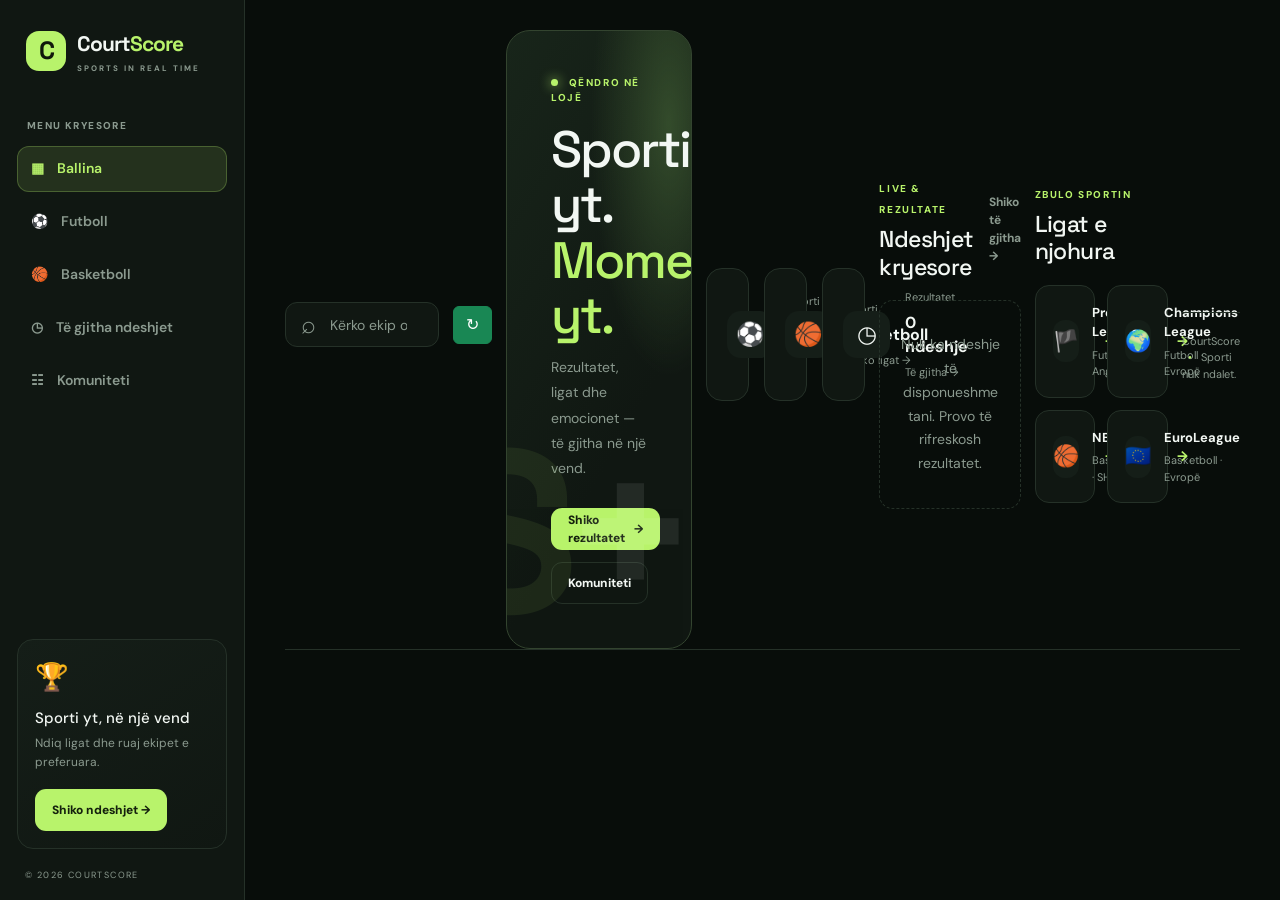
<file: index.html>
<!DOCTYPE html>
<html lang="sq">
<head>
  <meta charset="UTF-8">
  <meta name="viewport" content="width=device-width, initial-scale=1.0">
  <meta name="theme-color" content="#080d0a">
  <title>CourtScore | Ballina</title>
  <link href="https://cdn.jsdelivr.net/npm/bootstrap@5.3.3/dist/css/bootstrap.min.css" rel="stylesheet">
  <link rel="stylesheet" href="css/style.css">
  <script src="https://code.jquery.com/jquery-3.7.1.min.js"></script>
<script src="https://cdn.jsdelivr.net/npm/bootstrap@5.3.3/dist/js/bootstrap.bundle.min.js"></script>
  <script src="java/script.js" defer></script>
</head>
<body data-page="home">
  <div class="layout">
    <aside class="sidebar">
      <a class="brand" href="index.html"><span class="brand-icon">C</span><span>Court<span class="accent">Score</span><small>SPORTS IN REAL TIME</small></span></a>
      <p class="side-label">MENU KRYESORE</p>
      <nav class="navigation">
        <a class="nav-item active" href="index.html">▦ <span>Ballina</span></a>
        <a class="nav-item" href="football.html">⚽ <span>Futboll</span></a>
        <a class="nav-item" href="basketball.html">🏀 <span>Basketboll</span></a>
        <a class="nav-item" href="matches.html">◷ <span>Të gjitha ndeshjet</span></a>
        <a class="nav-item" href="community.html">☷ <span>Komuniteti</span></a>
      </nav>
      <div class="sidebar-bottom">
        <div class="promo"><span>🏆</span><h3>Sporti yt, në një vend</h3><p>Ndiq ligat dhe ruaj ekipet e preferuara.</p><a class="primary-btn" href="matches.html">Shiko ndeshjet →</a></div>
        <small class="copyright">© 2026 COURTSCORE</small>
      </div>
    </aside>
    <main class="main">
      <header class="topbar">
        <a class="mobile-brand" href="index.html"><span class="brand-icon">C</span><b>Court<span class="accent">Score</span></b></a>
        <label class="search-box"><span>⌕</span><input id="searchInput" type="search" placeholder="Kërko ekip ose ligë..."></label>
        <button id="refreshButton" class="btn btn-success" title="Rifresko">
         ↻ Rifresko
        </button>
      <section class="hero">
        <div class="eyebrow"><span class="pulse-dot"></span> QËNDRO NË LOJË</div>
        <h1>Sporti yt.<br><span class="accent">Momenti yt.</span></h1>
        <p>Rezultatet, ligat dhe emocionet — të gjitha në një vend.</p>
        <div class="hero-actions"><a class="primary-btn" href="matches.html">Shiko rezultatet <span>→</span></a><a class="secondary-btn" href="community.html">Komuniteti</a></div>
        <div class="hero-decoration">CS<span>+</span></div>
      </section>
      <section class="stats-grid">
        <article class="stat-card"><span>⚽</span><div><small>Sporti</small><strong>Futboll</strong><a href="football.html">Shiko ligat →</a></div></article>
        <article class="stat-card"><span>🏀</span><div><small>Sporti</small><strong>Basketboll</strong><a href="basketball.html">Shiko ligat →</a></div></article>
        <article class="stat-card"><span>◷</span><div><small>Rezultatet</small><strong id="matchCount">Duke ngarkuar...</strong><a href="matches.html">Të gjitha →</a></div></article>
      </section>
      <section class="section">
        <div class="section-heading"><div><span class="eyebrow">LIVE & REZULTATE</span><h2>Ndeshjet kryesore</h2></div><a class="text-link" href="matches.html">Shiko të gjitha →</a></div>
        <div id="homeMatches" class="match-list"><div class="loading">Duke ngarkuar ndeshjet...</div></div>
      </section>
      <section class="section">
        <div class="section-heading"><div><span class="eyebrow">ZBULO SPORTIN</span><h2>Ligat e njohura</h2></div></div>
        <div class="league-grid">
          <a class="league-card" href="football.html"><span>🏴</span><div><strong>Premier League</strong><small>Futboll · Angli</small></div><b>→</b></a>
          <a class="league-card" href="football.html"><span>🌍</span><div><strong>Champions League</strong><small>Futboll · Evropë</small></div><b>→</b></a>
          <a class="league-card" href="basketball.html"><span>🏀</span><div><strong>NBA</strong><small>Basketboll · SHBA</small></div><b>→</b></a>
          <a class="league-card" href="basketball.html"><span>🇪🇺</span><div><strong>EuroLeague</strong><small>Basketboll · Evropë</small></div><b>→</b></a>
        </div>
      </section>
      <footer class="footer">CourtScore <span>•</span> Sporti nuk ndalet.</footer>
    </main>
  </div>
  <script>
    $(document).ready(function () {
        $("#refreshButton").click(function () {
            $("#homeMatches").fadeOut(200).fadeIn(200);
        });
    });
  </script>
</body>
</html>
</file>
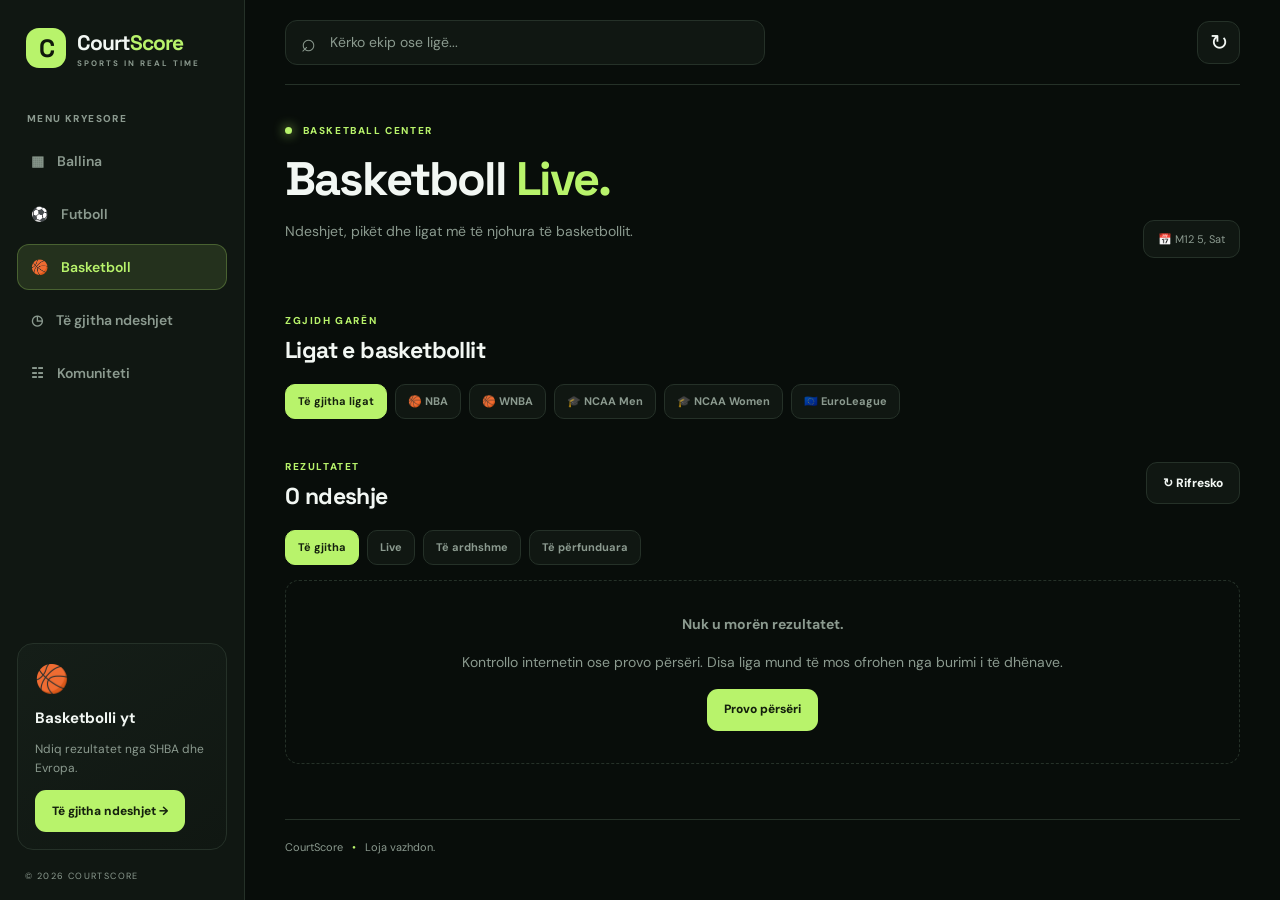
<file: basketball.html>
<!DOCTYPE html>
<html lang="sq">

<head>
    <meta charset="UTF-8">
    <meta name="viewport" content="width=device-width, initial-scale=1.0">

    <title>CourtScore | Basketboll</title>

    <link rel="stylesheet" href="css/style.css">
    <script src="java/script.js" defer></script>
</head>

<body data-page="basketball">

    <div class="layout">
        <aside class="sidebar">

            <a class="brand" href="index.html">
                <span class="brand-icon">C</span>

                <span>
                    Court<span class="accent">Score</span>
                    <small>SPORTS IN REAL TIME</small>
                </span>
            </a>

            <p class="side-label">MENU KRYESORE</p>

            <nav class="navigation">

                <a class="nav-item" href="index.html">
                    ▦ <span>Ballina</span>
                </a>

                <a class="nav-item" href="football.html">
                    ⚽ <span>Futboll</span>
                </a>

                <a class="nav-item active" href="basketball.html">
                    🏀 <span>Basketboll</span>
                </a>

                <a class="nav-item" href="matches.html">
                    ◷ <span>Të gjitha ndeshjet</span>
                </a>

                <a class="nav-item" href="community.html">
                    ☷ <span>Komuniteti</span>
                </a>

            </nav>

            <div class="sidebar-bottom">

                <div class="promo">
                    <span>🏀</span>

                    <h3>Basketbolli yt</h3>

                    <p>
                        Ndiq rezultatet nga SHBA dhe Evropa.
                    </p>

                    <a class="primary-btn" href="matches.html">
                        Të gjitha ndeshjet →
                    </a>
                </div>

                <small class="copyright">
                    © 2026 COURTSCORE
                </small>

            </div>

        </aside>

        <main class="main">

            <header class="topbar">

                <a class="mobile-brand" href="index.html">
                    <span class="brand-icon">C</span>

                    <b>
                        Court<span class="accent">Score</span>
                    </b>
                </a>

                <label class="search-box">
                    <span>⌕</span>

                    <input
                        id="searchInput"
                        type="search"
                        placeholder="Kërko ekip ose ligë..."
                    >
                </label>

                <button id="refreshButton" class="icon-button">
                    ↻
                </button>

            </header>

            <section class="page-heading">

                <div>

                    <div class="eyebrow">
                        <span class="pulse-dot"></span>
                        BASKETBALL CENTER
                    </div>

                    <h1>
                        Basketboll <span class="accent">Live.</span>
                    </h1>

                    <p>
                        Ndeshjet, pikët dhe ligat më të njohura të basketbollit.
                    </p>

                </div>

                <div class="date-pill" id="todayDate">
                    📅 Sot
                </div>

            </section>

            <section class="section">

                <div class="section-heading">

                    <div>
                        <span class="eyebrow">ZGJIDH GARËN</span>

                        <h2>Ligat e basketbollit</h2>
                    </div>

                </div>

                <div
                    id="leagueFilters"
                    class="league-filters"
                ></div>

            </section>

            <section class="section">

                <div class="section-heading">

                    <div>
                        <span class="eyebrow">REZULTATET</span>

                        <h2 id="resultsTitle">
                            Ndeshjet e basketbollit
                        </h2>
                    </div>

                    <button
                        id="refreshButtonSecondary"
                        class="secondary-btn"
                    >
                        ↻ Rifresko
                    </button>

                </div>

                <div class="status-filters">

                    <button
                        class="filter-btn active"
                        data-status="all"
                    >
                        Të gjitha
                    </button>

                    <button
                        class="filter-btn"
                        data-status="live"
                    >
                        Live
                    </button>

                    <button
                        class="filter-btn"
                        data-status="scheduled"
                    >
                        Të ardhshme
                    </button>

                    <button
                        class="filter-btn"
                        data-status="finished"
                    >
                        Të përfunduara
                    </button>

                </div>

                <div id="pageMatches" class="match-list">

                    <div class="loading">
                        Duke ngarkuar ndeshjet...
                    </div>

                </div>

            </section>

            <footer class="footer">
                CourtScore <span>•</span> Loja vazhdon.
            </footer>

        </main>

    </div>

</body>

</html>
</file>
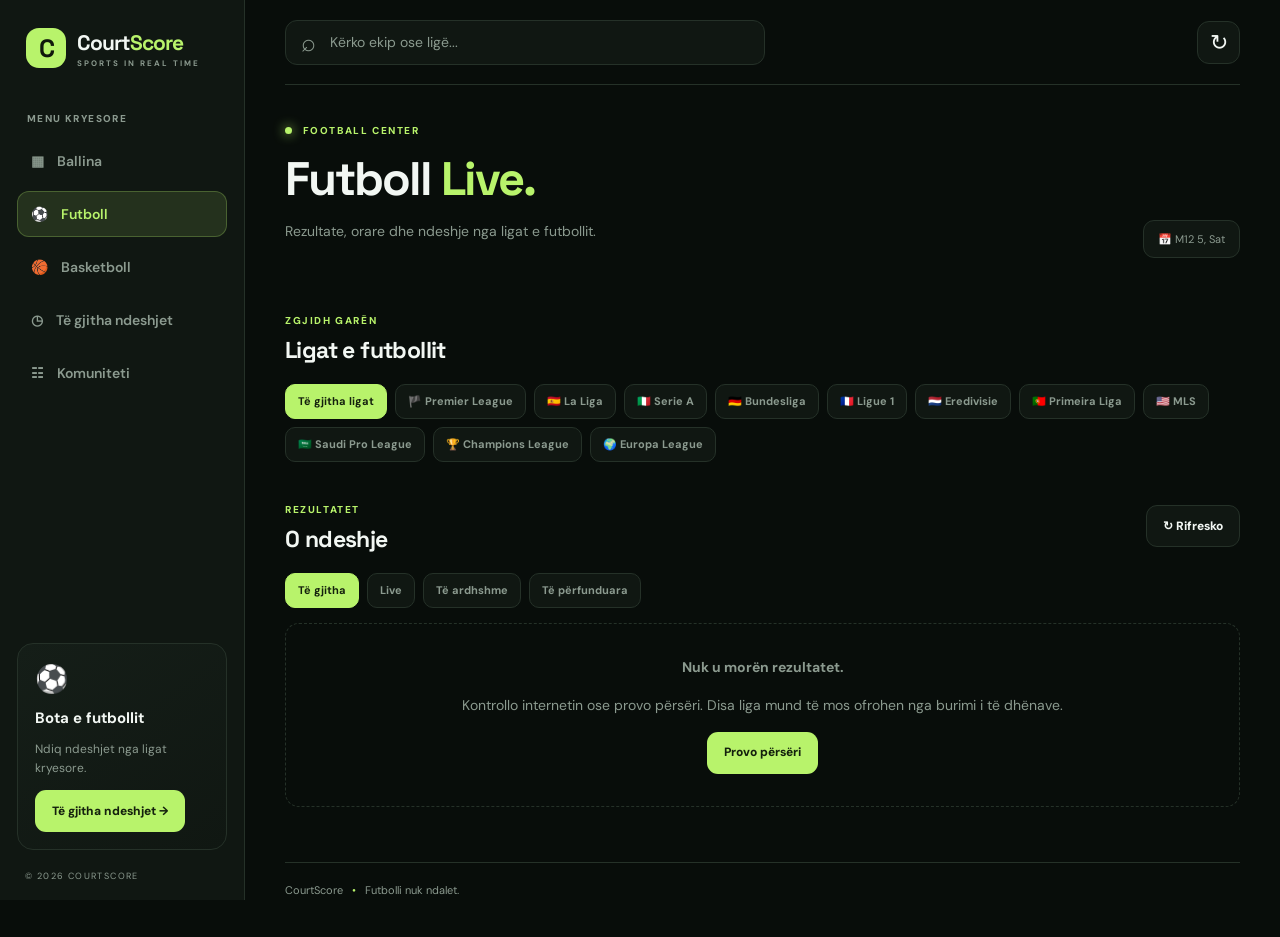
<file: community.html>
<!DOCTYPE html>
<html lang="sq">
<head>
    <meta charset="UTF-8">
    <meta name="viewport" content="width=device-width, initial-scale=1.0">

    <title>CourtScore | Futboll</title>

    <link rel="stylesheet" href="css/style.css">
    <script src="java/script.js" defer></script>
</head>

<body data-page="football">

    <div class="layout">

        <aside class="sidebar">

            <a class="brand" href="index.html">
                <span class="brand-icon">C</span>

                <span>
                    Court<span class="accent">Score</span>
                    <small>SPORTS IN REAL TIME</small>
                </span>
            </a>

            <p class="side-label">MENU KRYESORE</p>

            <nav class="navigation">
                <a class="nav-item" href="index.html">
                    ▦ <span>Ballina</span>
                </a>

                <a class="nav-item active" href="football.html">
                    ⚽ <span>Futboll</span>
                </a>

                <a class="nav-item" href="basketball.html">
                    🏀 <span>Basketboll</span>
                </a>

                <a class="nav-item" href="matches.html">
                    ◷ <span>Të gjitha ndeshjet</span>
                </a>

                <a class="nav-item" href="community.html">
                    ☷ <span>Komuniteti</span>
                </a>
            </nav>

            <div class="sidebar-bottom">

                <div class="promo">
                    <span>⚽</span>

                    <h3>Bota e futbollit</h3>

                    <p>
                        Ndiq ndeshjet nga ligat kryesore.
                    </p>

                    <a class="primary-btn" href="matches.html">
                        Të gjitha ndeshjet →
                    </a>
                </div>

                <small class="copyright">
                    © 2026 COURTSCORE
                </small>

            </div>

        </aside>

        <main class="main">
            <header class="topbar">

                <a class="mobile-brand" href="index.html">
                    <span class="brand-icon">C</span>

                    <b>
                        Court<span class="accent">Score</span>
                    </b>
                </a>

                <label class="search-box">
                    <span>⌕</span>

                    <input
                        id="searchInput"
                        type="search"
                        placeholder="Kërko ekip ose ligë..."
                    >
                </label>

                <button id="refreshButton" class="icon-button">
                    ↻
                </button>

            </header>

            <section class="page-heading">

                <div>
                    <div class="eyebrow">
                        <span class="pulse-dot"></span>
                        FOOTBALL CENTER
                    </div>

                    <h1>
                        Futboll <span class="accent">Live.</span>
                    </h1>

                    <p>
                        Rezultate, orare dhe ndeshje nga ligat e futbollit.
                    </p>
                </div>

                <div class="date-pill" id="todayDate">
                    📅 Sot
                </div>

            </section>

            <section class="section">

                <div class="section-heading">
                    <div>
                        <span class="eyebrow">ZGJIDH GARËN</span>
                        <h2>Ligat e futbollit</h2>
                    </div>
                </div>

                <div
                    id="leagueFilters"
                    class="league-filters"
                ></div>

            </section>

            <section class="section">

                <div class="section-heading">
                    <div>
                        <span class="eyebrow">REZULTATET</span>

                        <h2 id="resultsTitle">
                            Ndeshjet e futbollit
                        </h2>
                    </div>

                    <button
                        id="refreshButtonSecondary"
                        class="secondary-btn"
                    >
                        ↻ Rifresko
                    </button>
                </div>

                <div class="status-filters">

                    <button class="filter-btn active" data-status="all">
                        Të gjitha
                    </button>

                    <button class="filter-btn" data-status="live">
                        Live
                    </button>

                    <button class="filter-btn" data-status="scheduled">
                        Të ardhshme
                    </button>

                    <button class="filter-btn" data-status="finished">
                        Të përfunduara
                    </button>

                </div>

                <div id="pageMatches" class="match-list">
                    <div class="loading">
                        Duke ngarkuar ndeshjet...
                    </div>
                </div>

            </section>

            <footer class="footer">
                CourtScore <span>•</span> Futbolli nuk ndalet.
            </footer>

        </main>

    </div>

</body>
</html>
</file>
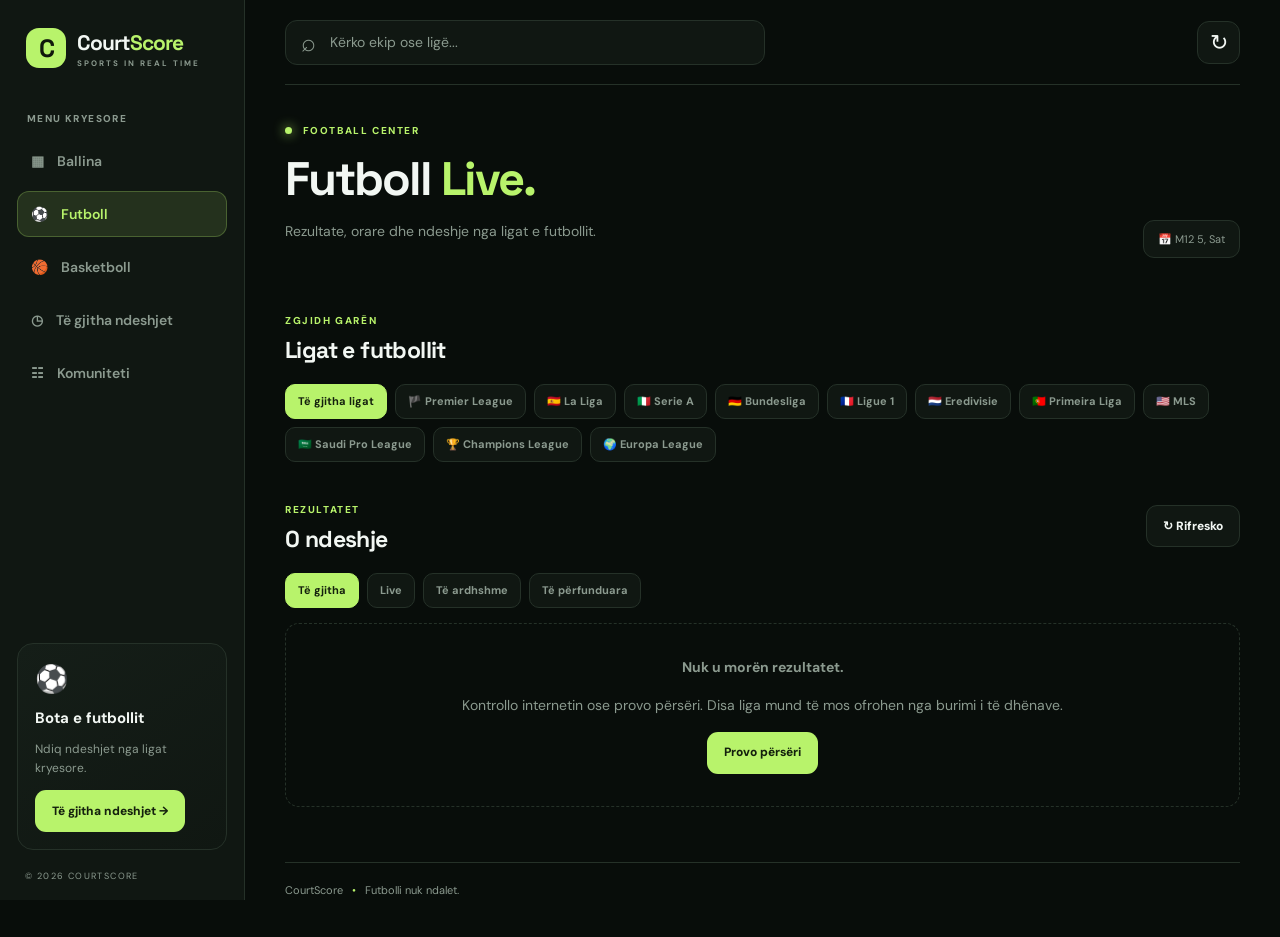
<file: football.html>
<!DOCTYPE html>
<html lang="sq">

<head>
    <meta charset="UTF-8">
    <meta name="viewport" content="width=device-width, initial-scale=1.0">

    <title>CourtScore | Futboll</title>

    <link rel="stylesheet" href="css/style.css">
    <script src="java/script.js" defer></script>
</head>

<body data-page="football">

    <div class="layout">

        <aside class="sidebar">

            <a class="brand" href="index.html">
                <span class="brand-icon">C</span>

                <span>
                    Court<span class="accent">Score</span>
                    <small>SPORTS IN REAL TIME</small>
                </span>
            </a>

            <p class="side-label">MENU KRYESORE</p>

            <nav class="navigation">

                <a class="nav-item" href="index.html">
                    ▦ <span>Ballina</span>
                </a>

                <a class="nav-item active" href="football.html">
                    ⚽ <span>Futboll</span>
                </a>

                <a class="nav-item" href="basketball.html">
                    🏀 <span>Basketboll</span>
                </a>

                <a class="nav-item" href="matches.html">
                    ◷ <span>Të gjitha ndeshjet</span>
                </a>

                <a class="nav-item" href="community.html">
                    ☷ <span>Komuniteti</span>
                </a>

            </nav>

            <div class="sidebar-bottom">

                <div class="promo">
                    <span>⚽</span>

                    <h3>Bota e futbollit</h3>

                    <p>
                        Ndiq ndeshjet nga ligat kryesore.
                    </p>

                    <a class="primary-btn" href="matches.html">
                        Të gjitha ndeshjet →
                    </a>
                </div>

                <small class="copyright">
                    © 2026 COURTSCORE
                </small>

            </div>

        </aside>

        <main class="main">
            <header class="topbar">

                <a class="mobile-brand" href="index.html">
                    <span class="brand-icon">C</span>

                    <b>
                        Court<span class="accent">Score</span>
                    </b>
                </a>

                <label class="search-box">
                    <span>⌕</span>

                    <input
                        id="searchInput"
                        type="search"
                        placeholder="Kërko ekip ose ligë..."
                    >
                </label>

                <button id="refreshButton" class="icon-button">
                    ↻
                </button>

            </header>

            <section class="page-heading">

                <div>

                    <div class="eyebrow">
                        <span class="pulse-dot"></span>
                        FOOTBALL CENTER
                    </div>

                    <h1>
                        Futboll <span class="accent">Live.</span>
                    </h1>

                    <p>
                        Rezultate, orare dhe ndeshje nga ligat e futbollit.
                    </p>

                </div>

                <div class="date-pill" id="todayDate">
                    📅 Sot
                </div>

            </section>

            <section class="section">

                <div class="section-heading">

                    <div>
                        <span class="eyebrow">ZGJIDH GARËN</span>

                        <h2>Ligat e futbollit</h2>
                    </div>

                </div>

                <div
                    id="leagueFilters"
                    class="league-filters"
                ></div>

            </section>

            <section class="section">

                <div class="section-heading">

                    <div>
                        <span class="eyebrow">REZULTATET</span>

                        <h2 id="resultsTitle">
                            Ndeshjet e futbollit
                        </h2>
                    </div>

                    <button
                        id="refreshButtonSecondary"
                        class="secondary-btn"
                    >
                        ↻ Rifresko
                    </button>

                </div>

                <div class="status-filters">

                    <button
                        class="filter-btn active"
                        data-status="all"
                    >
                        Të gjitha
                    </button>

                    <button
                        class="filter-btn"
                        data-status="live"
                    >
                        Live
                    </button>

                    <button
                        class="filter-btn"
                        data-status="scheduled"
                    >
                        Të ardhshme
                    </button>

                    <button
                        class="filter-btn"
                        data-status="finished"
                    >
                        Të përfunduara
                    </button>

                </div>

                <div id="pageMatches" class="match-list">

                    <div class="loading">
                        Duke ngarkuar ndeshjet...
                    </div>

                </div>

            </section>

            <footer class="footer">
                CourtScore <span>•</span> Futbolli nuk ndalet.
            </footer>
        </main>
    </div>
</body>
</html>
</file>
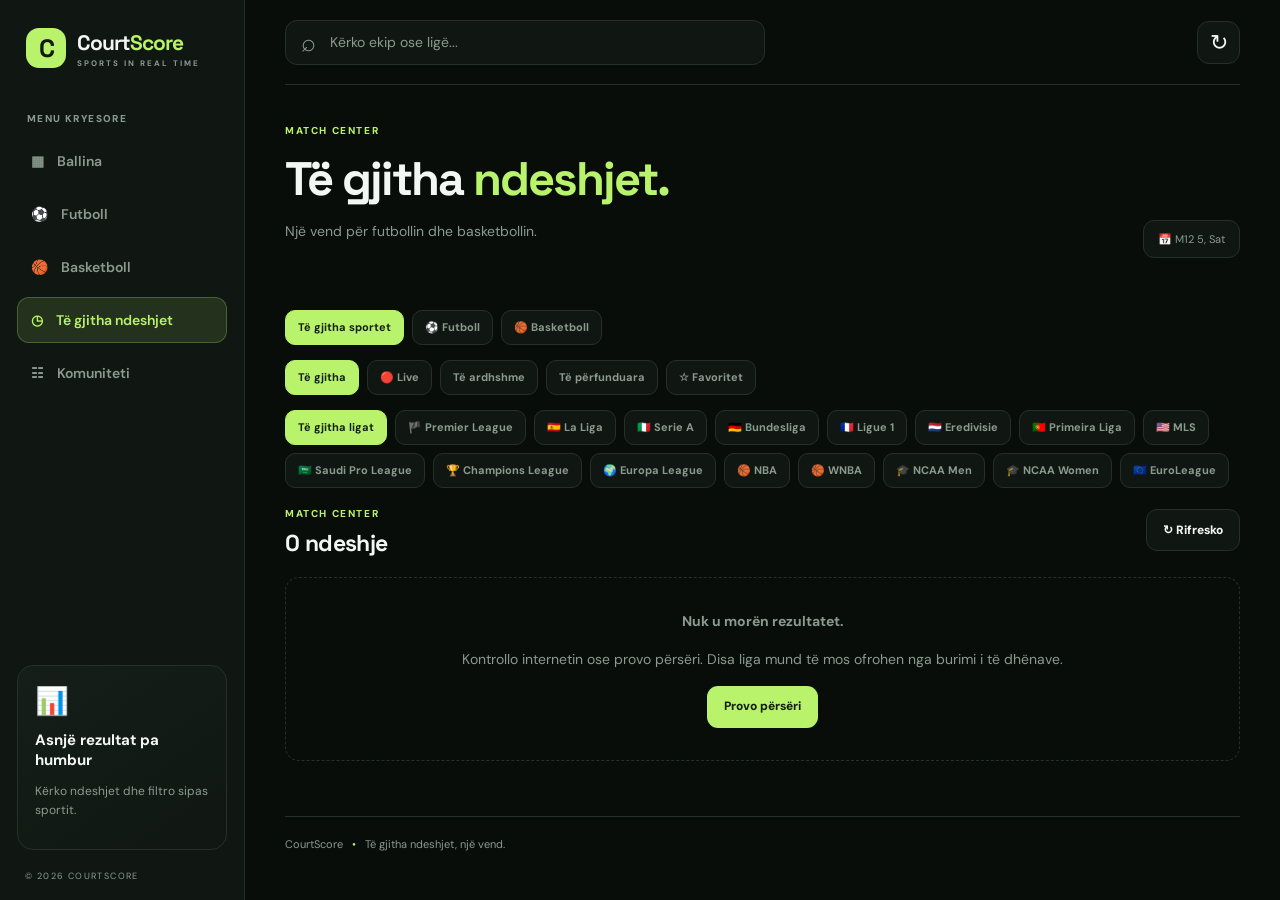
<file: matches.html>
<!DOCTYPE html>
<html lang="sq">
<head>
  <meta charset="UTF-8">
  <meta name="viewport" content="width=device-width, initial-scale=1.0">
  <title>CourtScore | Ndeshjet</title>
  <link rel="stylesheet" href="css/style.css">
  <script src="java/script.js" defer></script>
</head>
<body data-page="matches">
  <div class="layout">
    <aside class="sidebar">
      <a class="brand" href="index.html"><span class="brand-icon">C</span><span>Court<span class="accent">Score</span><small>SPORTS IN REAL TIME</small></span></a>
      <p class="side-label">MENU KRYESORE</p>
      <nav class="navigation">
        <a class="nav-item" href="index.html">▦ <span>Ballina</span></a>
        <a class="nav-item" href="football.html">⚽ <span>Futboll</span></a>
        <a class="nav-item" href="basketball.html">🏀 <span>Basketboll</span></a>
        <a class="nav-item active" href="matches.html">◷ <span>Të gjitha ndeshjet</span></a>
        <a class="nav-item" href="community.html">☷ <span>Komuniteti</span></a>
      </nav>
      <div class="sidebar-bottom"><div class="promo"><span>📊</span><h3>Asnjë rezultat pa humbur</h3><p>Kërko ndeshjet dhe filtro sipas sportit.</p></div><small class="copyright">© 2026 COURTSCORE</small></div>
    </aside>
    <main class="main">
      <header class="topbar"><a class="mobile-brand" href="index.html"><span class="brand-icon">C</span><b>Court<span class="accent">Score</span></b></a><label class="search-box"><span>⌕</span><input id="searchInput" type="search" placeholder="Kërko ekip ose ligë..."></label><button id="refreshButton" class="icon-button">↻</button></header>
      <section class="page-heading"><div><div class="eyebrow">MATCH CENTER</div><h1>Të gjitha <span class="accent">ndeshjet.</span></h1><p>Një vend për futbollin dhe basketbollin.</p></div><div class="date-pill" id="todayDate">📅 Sot</div></section>
      <section class="section">
        <div class="status-filters sport-filter"><button class="filter-btn active" data-sport="all">Të gjitha sportet</button><button class="filter-btn" data-sport="football">⚽ Futboll</button><button class="filter-btn" data-sport="basketball">🏀 Basketboll</button></div>
        <div class="status-filters"><button class="filter-btn active" data-status="all">Të gjitha</button><button class="filter-btn" data-status="live">🔴 Live</button><button class="filter-btn" data-status="scheduled">Të ardhshme</button><button class="filter-btn" data-status="finished">Të përfunduara</button><button class="filter-btn" data-status="favorites">☆ Favoritet</button></div>
        <div id="leagueFilters" class="league-filters"></div>
        <div class="section-heading"><div><span class="eyebrow">MATCH CENTER</span><h2 id="resultsTitle">Orari dhe rezultatet</h2></div><button id="refreshButtonSecondary" class="secondary-btn">↻ Rifresko</button></div>
        <div id="pageMatches" class="match-list"><div class="loading">Duke ngarkuar ndeshjet...</div></div>
      </section>
      <footer class="footer">CourtScore <span>•</span> Të gjitha ndeshjet, një vend.</footer>
    </main>
  </div>
</body>
</html>
</file>
<file: css/style.css>
@import url('https://fonts.googleapis.com/css2?family=DM+Sans:wght@400;500;600;700;800&family=Space+Grotesk:wght@400;500;600;700&display=swap');

:root {
  --bg: #080d0a;
  --panel: #101712;
  --panel2: #151e18;
  --border: #253128;
  --text: #f2f7f3;
  --muted: #8b9a8f;
  --green: #b8f36b;
  --green2: #8bd342;
  --red: #ff666e;
  --radius: 18px;
}

* {
  box-sizing: border-box;
}

html {
  scroll-behavior: smooth;
}

body {
  margin: 0;
  background: var(--bg);
  color: var(--text);
  font-family: "DM Sans", sans-serif;
  font-size: 14px;
}

body.light-theme {
  --bg: #f2f5f1;
  --panel: #ffffff;
  --panel2: #e8eee8;
  --border: #d8e0d8;
  --text: #172219;
  --muted: #66756a;
  --green: #497e1c;
  --green2: #5c9425;
}

a {
  color: inherit;
  text-decoration: none;
}

button, input, textarea, select {
  font: inherit;
}

button, a {
  -webkit-tap-highlight-color: transparent;
}

button {
  cursor: pointer;
}

button:focus-visible, a:focus-visible, input:focus-visible, textarea:focus-visible, select:focus-visible {
  outline: 2px solid var(--green);
  outline-offset: 3px;
}

.layout {
  min-height: 100vh;
}

.sidebar {
  position: fixed;
  inset: 0 auto 0 0;
  width: 245px;
  display: flex;
  flex-direction: column;
  padding: 28px 17px 18px;
  background: var(--panel);
  border-right: 1px solid var(--border);
  z-index: 5;
}

.brand {
  display: flex;
  align-items: center;
  gap: 11px;
  padding: 0 9px;
  font-family: "Space Grotesk", sans-serif;
  font-size: 21px;
  font-weight: 700;
  letter-spacing: -1px;
}

.brand-icon {
  display: grid;
  place-items: center;
  width: 40px;
  height: 40px;
  flex-shrink: 0;
  border-radius: 13px;
  background: var(--green);
  color: #10180b;
  font-size: 25px;
  font-weight: 800;
}

.accent {
  color: var(--green);
}

.brand small {
  display: block;
  margin-top: 2px;
  color: var(--muted);
  font-family: "DM Sans", sans-serif;
  font-size: 8px;
  font-weight: 700;
  letter-spacing: 2px;
}

.side-label {
  margin: 44px 10px 13px;
  color: var(--muted);
  font-size: 10px;
  font-weight: 800;
  letter-spacing: 1.4px;
}

.navigation {
  display: grid;
  gap: 7px;
}

.nav-item {
  display: flex;
  align-items: center;
  gap: 13px;
  min-height: 46px;
  padding: 0 13px;
  border: 1px solid transparent;
  border-radius: 12px;
  color: var(--muted);
  font-weight: 600;
  transition: background .2s, color .2s, transform .2s;
}

.nav-item:hover {
  color: var(--text);
  background: var(--panel2);
  transform: translateX(2px);
}

.nav-item.active {
  background: color-mix(in srgb, var(--green) 12%, var(--panel));
  border-color: color-mix(in srgb, var(--green) 25%, transparent);
  color: var(--green);
}

.sidebar-bottom {
  margin-top: auto;
}

.promo {
  padding: 17px;
  border: 1px solid var(--border);
  border-radius: 16px;
  background: linear-gradient(145deg, var(--panel2), var(--panel));
}

.promo > span {
  font-size: 27px;
}

.promo h3 {
  margin: 12px 0 7px;
  font-size: 15px;
}

.promo p {
  color: var(--muted);
  font-size: 12px;
  line-height: 1.6;
}

.copyright {
  display: block;
  padding: 20px 8px 0;
  color: var(--muted);
  font-size: 9px;
  letter-spacing: 1.4px;
}

.main {
  max-width: 1600px;
  min-height: 100vh;
  margin-left: 245px;
  padding: 0 40px 30px;
}

.topbar {
  display: flex;
  align-items: center;
  gap: 14px;
  min-height: 85px;
  border-bottom: 1px solid var(--border);
}

.search-box {
  display: flex;
  align-items: center;
  gap: 12px;
  width: min(480px, 100%);
  padding: 0 15px;
  border: 1px solid var(--border);
  border-radius: 12px;
  background: var(--panel);
  color: var(--muted);
}

.search-box > span {
  font-size: 25px;
}

.search-box input {
  width: 100%;
  height: 43px;
  border: 0;
  outline: 0;
  background: transparent;
  color: var(--text);
}

.search-box input::placeholder {
  color: var(--muted);
}

.icon-button {
  display: grid;
  place-items: center;
  width: 43px;
  height: 43px;
  flex-shrink: 0;
  border: 1px solid var(--border);
  border-radius: 12px;
  background: var(--panel);
  color: var(--text);
  font-size: 22px;
  transition: .2s;
}

.icon-button:hover {
  color: var(--green);
  border-color: var(--green);
}

#refreshButton {
  margin-left: auto;
}

.mobile-brand {
  display: none;
}

.topbar-label {
  margin-left: auto;
  color: var(--muted);
  font-size: 11px;
  font-weight: 800;
  letter-spacing: 1.5px;
}

.hero {
  position: relative;
  overflow: hidden;
  margin-top: 30px;
  padding: 44px;
  border: 1px solid #33442f;
  border-radius: 24px;
  background: radial-gradient(ellipse at 88% 15%, #334b2b 0, transparent 34%), linear-gradient(120deg, #18251a, #101712 65%);
}

.eyebrow {
  color: var(--green);
  font-size: 10px;
  font-weight: 800;
  letter-spacing: 1.6px;
}

.pulse-dot {
  display: inline-block;
  width: 7px;
  height: 7px;
  margin-right: 7px;
  border-radius: 50%;
  background: var(--green);
  box-shadow: 0 0 12px var(--green);
  animation: pulse 1.8s infinite;
}

.hero h1, .page-heading h1 {
  margin: 17px 0 12px;
  font-family: "Space Grotesk", sans-serif;
  font-size: clamp(34px, 4vw, 55px);
  line-height: 1.08;
  letter-spacing: -2px;
}

.hero > p, .page-heading p {
  max-width: 520px;
  color: var(--muted);
  line-height: 1.8;
}

.hero-actions {
  display: flex;
  flex-wrap: wrap;
  gap: 12px;
  margin-top: 27px;
}

.primary-btn, .secondary-btn {
  display: inline-flex;
  align-items: center;
  justify-content: center;
  gap: 9px;
  min-height: 42px;
  padding: 0 16px;
  border: 1px solid transparent;
  border-radius: 11px;
  font-size: 12px;
  font-weight: 800;
  transition: transform .2s, filter .2s;
}

.primary-btn {
  background: var(--green);
  color: #14200d;
}

.secondary-btn {
  border-color: var(--border);
  background: var(--panel);
  color: var(--text);
}

.primary-btn:hover, .secondary-btn:hover {
  transform: translateY(-2px);
  filter: brightness(1.08);
}

.hero-decoration {
  position: absolute;
  right: 5%;
  bottom: -57px;
  color: #b8f36b;
  opacity: .08;
  font-family: "Space Grotesk", sans-serif;
  font-size: clamp(120px, 18vw, 260px);
  font-weight: 800;
  letter-spacing: -20px;
  pointer-events: none;
}

.hero-decoration span {
  color: white;
}

.stats-grid {
  display: grid;
  grid-template-columns: repeat(3, minmax(0, 1fr));
  gap: 15px;
  margin-top: 20px;
}

.stat-card {
  display: flex;
  align-items: center;
  gap: 15px;
  padding: 20px;
  border: 1px solid var(--border);
  border-radius: 16px;
  background: var(--panel);
}

.stat-card > span {
  display: grid;
  place-items: center;
  width: 47px;
  height: 47px;
  flex-shrink: 0;
  border-radius: 14px;
  background: var(--panel2);
  font-size: 23px;
}

.stat-card div {
  display: grid;
  gap: 5px;
}

.stat-card small, .stat-card a {
  color: var(--muted);
  font-size: 11px;
}

.stat-card strong {
  font-size: 16px;
}

.stat-card a:hover, .text-link:hover {
  color: var(--green);
}

.section {
  margin-top: 37px;
}

.section-heading {
  display: flex;
  align-items: center;
  justify-content: space-between;
  gap: 15px;
  margin-bottom: 19px;
}

.section-heading h2 {
  margin: 7px 0 0;
  font-family: "Space Grotesk", sans-serif;
  font-size: 23px;
  letter-spacing: -.6px;
}

.text-link {
  color: var(--muted);
  font-size: 12px;
  font-weight: 700;
}

.match-list {
  display: grid;
  gap: 12px;
}

.match-card {
  min-width: 0;
  overflow: hidden;
  padding: 17px 19px;
  border: 1px solid var(--border);
  border-radius: 15px;
  background: var(--panel);
  transition: border-color .2s, transform .2s;
  animation: appear .35s ease both;
}

.match-card:hover {
  border-color: color-mix(in srgb, var(--green) 55%, var(--border));
  transform: translateY(-2px);
}

.match-meta {
  display: flex;
  align-items: center;
  justify-content: space-between;
  gap: 10px;
  margin-bottom: 16px;
  color: var(--muted);
  font-size: 11px;
}

.match-league {
  overflow: hidden;
  text-overflow: ellipsis;
  white-space: nowrap;
}

.match-status {
  display: inline-flex;
  align-items: center;
  gap: 6px;
  flex-shrink: 0;
  color: var(--muted);
  font-size: 10px;
  font-weight: 800;
}

.match-status.live {
  color: var(--red);
}

.match-status.live::before {
  width: 6px;
  height: 6px;
  border-radius: 50%;
  background: var(--red);
  content: "";
  animation: pulse 1.4s infinite;
}

.match-body {
  display: grid;
  grid-template-columns: minmax(0, 1fr) 74px minmax(0, 1fr) 30px;
  align-items: center;
  gap: 12px;
}

.team {
  display: flex;
  align-items: center;
  gap: 10px;
  min-width: 0;
  font-size: 13px;
  font-weight: 700;
}

.team.away {
  justify-content: flex-end;
  text-align: right;
}

.team-name {
  overflow: hidden;
  text-overflow: ellipsis;
  line-height: 1.4;
}

.team-logo {
  display: grid;
  place-items: center;
  width: 30px;
  height: 30px;
  flex-shrink: 0;
  border-radius: 50%;
  background: var(--panel2);
  font-size: 16px;
}

.score {
  display: flex;
  justify-content: center;
  gap: 7px;
  font-family: "Space Grotesk", sans-serif;
  font-size: 19px;
  font-weight: 700;
  white-space: nowrap;
}

.score.upcoming {
  color: var(--muted);
  font-size: 13px;
}

.favorite-btn {
  display: grid;
  place-items: center;
  width: 30px;
  height: 32px;
  border: 0;
  border-radius: 9px;
  background: transparent;
  color: var(--muted);
  font-size: 21px;
}

.favorite-btn:hover, .favorite-btn.is-favorite {
  color: var(--green);
}

.league-grid {
  display: grid;
  grid-template-columns: repeat(2, minmax(0, 1fr));
  gap: 12px;
}

.league-card {
  display: flex;
  align-items: center;
  gap: 13px;
  padding: 17px;
  border: 1px solid var(--border);
  border-radius: 14px;
  background: var(--panel);
  transition: border-color .2s, transform .2s;
}

.league-card:hover {
  transform: translateY(-2px);
  border-color: var(--green);
}

.league-card > span {
  display: grid;
  place-items: center;
  width: 42px;
  height: 42px;
  border-radius: 12px;
  background: var(--panel2);
  font-size: 21px;
}

.league-card div {
  display: grid;
  gap: 5px;
  min-width: 0;
}

.league-card strong {
  font-size: 13px;
}

.league-card small {
  color: var(--muted);
  font-size: 11px;
}

.league-card > b {
  margin-left: auto;
  color: var(--green);
}

.page-heading {
  display: flex;
  align-items: flex-end;
  justify-content: space-between;
  gap: 20px;
  padding: 39px 0 15px;
}

.page-heading h1 {
  font-size: clamp(34px, 4vw, 47px);
}

.date-pill {
  flex-shrink: 0;
  padding: 11px 14px;
  border: 1px solid var(--border);
  border-radius: 11px;
  background: var(--panel);
  color: var(--muted);
  font-size: 11px;
}

.league-filters, .status-filters {
  display: flex;
  flex-wrap: wrap;
  gap: 8px;
  margin: 15px 0;
}

.league-chip, .filter-btn {
  min-height: 35px;
  padding: 0 12px;
  border: 1px solid var(--border);
  border-radius: 10px;
  background: var(--panel);
  color: var(--muted);
  font-size: 11px;
  font-weight: 700;
  transition: .2s;
}

.league-chip:hover, .filter-btn:hover {
  border-color: var(--green);
  color: var(--green);
}

.league-chip.active, .filter-btn.active {
  border-color: var(--green);
  background: var(--green);
  color: #14200d;
}

.loading, .empty-state, .error-state {
  padding: 32px 18px;
  border: 1px dashed var(--border);
  border-radius: 14px;
  color: var(--muted);
  text-align: center;
  line-height: 1.7;
}

.loading::before {
  display: inline-block;
  margin-right: 8px;
  content: "↻";
  animation: spin 1s linear infinite;
}

.footer {
  margin-top: 55px;
  padding: 20px 0 10px;
  border-top: 1px solid var(--border);
  color: var(--muted);
  font-size: 11px;
}

.footer span {
  margin: 0 6px;
  color: var(--green);
}

.community-layout {
  display: grid;
  grid-template-columns: minmax(260px, .8fr) minmax(0, 1.2fr);
  align-items: start;
  gap: 25px;
}

.community-compose, .post-card {
  padding: 22px;
  border: 1px solid var(--border);
  border-radius: var(--radius);
  background: var(--panel);
}

.community-compose {
  position: sticky;
  top: 20px;
}

#postForm {
  display: grid;
  gap: 10px;
}

#postForm label {
  margin-top: 7px;
  color: var(--muted);
  font-size: 12px;
  font-weight: 700;
}

#postForm input, #postForm textarea, #postForm select {
  width: 100%;
  padding: 12px;
  border: 1px solid var(--border);
  border-radius: 10px;
  outline: none;
  background: var(--bg);
  color: var(--text);
}

#postForm textarea {
  resize: vertical;
}

#postForm .primary-btn {
  margin-top: 7px;
}

.form-message {
  min-height: 15px;
  margin: 0;
  color: var(--green);
  font-size: 12px;
}

.post-list {
  display: grid;
  gap: 13px;
}

.post-card {
  animation: appear .3s ease both;
}

.post-header {
  display: flex;
  align-items: center;
  gap: 11px;
}

.avatar {
  display: grid;
  place-items: center;
  width: 41px;
  height: 41px;
  flex-shrink: 0;
  border-radius: 13px;
  background: color-mix(in srgb, var(--green) 18%, var(--panel2));
  color: var(--green);
  font-weight: 800;
}

.post-author {
  display: grid;
  gap: 5px;
  min-width: 0;
}

.post-author strong {
  overflow-wrap: anywhere;
}

.post-author small, .post-time {
  color: var(--muted);
  font-size: 10px;
}

.post-time {
  margin-left: auto;
  text-align: right;
}

.post-text {
  margin: 18px 0;
  line-height: 1.8;
  overflow-wrap: anywhere;
  white-space: pre-wrap;
}

.post-actions {
  display: flex;
  align-items: center;
  justify-content: space-between;
  gap: 10px;
  padding-top: 12px;
  border-top: 1px solid var(--border);
}

.like-btn, .delete-post {
  padding: 8px 10px;
  border: 1px solid var(--border);
  border-radius: 9px;
  background: transparent;
  color: var(--muted);
  font-size: 11px;
}

.like-btn.liked {
  border-color: color-mix(in srgb, var(--green) 50%, var(--border));
  color: var(--green);
}

.delete-post:hover {
  color: var(--red);
}

@keyframes pulse {
  50% { opacity: .45; }
}

@keyframes spin {
  to { transform: rotate(360deg); }
}

@keyframes appear {
  from { opacity: 0; transform: translateY(6px); }
  to { opacity: 1; transform: translateY(0); }
}

@media (min-width: 1400px) {
  .main {
    padding-right: 55px;
    padding-left: 55px;
  }
}

@media (max-width: 1100px) {
  .sidebar {
    width: 205px;
  }

  .main {
    margin-left: 205px;
    padding-right: 24px;
    padding-left: 24px;
  }

  .community-layout {
    grid-template-columns: 1fr;
  }

  .community-compose {
    position: static;
  }
}

@media (max-width: 760px) {
  .sidebar {
    position: static;
    width: auto;
    padding: 13px 15px 10px;
    border-right: 0;
    border-bottom: 1px solid var(--border);
  }

  .sidebar > .brand, .side-label, .sidebar-bottom {
    display: none;
  }

  .navigation {
    display: flex;
    gap: 6px;
    overflow-x: auto;
    padding-bottom: 2px;
    scrollbar-width: thin;
  }

  .nav-item {
    min-height: 38px;
    flex-shrink: 0;
    gap: 7px;
    padding: 0 11px;
    font-size: 12px;
  }

  .main {
    margin-left: 0;
    padding: 0 15px 25px;
  }

  .topbar {
    min-height: 67px;
    gap: 9px;
  }

  .mobile-brand {
    display: flex;
    align-items: center;
    gap: 7px;
    flex-shrink: 0;
    font-family: "Space Grotesk", sans-serif;
    font-size: 14px;
  }

  .mobile-brand .brand-icon {
    width: 33px;
    height: 33px;
    border-radius: 10px;
    font-size: 20px;
  }

  .search-box {
    gap: 5px;
    padding: 0 9px;
  }

  .search-box > span {
    font-size: 20px;
  }

  .search-box input {
    height: 38px;
    min-width: 0;
    font-size: 11px;
  }

  .icon-button {
    width: 37px;
    height: 37px;
  }

  .topbar-label {
    font-size: 9px;
  }

  .hero {
    margin-top: 18px;
    padding: 27px 22px;
  }

  .hero h1 {
    font-size: 38px;
  }

  .hero-decoration {
    right: -4%;
    bottom: -25px;
    font-size: 130px;
  }

  .stats-grid {
    grid-template-columns: 1fr;
    gap: 9px;
  }

  .stat-card {
    padding: 14px;
  }

  .section {
    margin-top: 29px;
  }

  .section-heading h2 {
    font-size: 20px;
  }

  .match-card {
    padding: 14px 11px;
  }

  .match-body {
    grid-template-columns: minmax(0, 1fr) 59px minmax(0, 1fr) 25px;
    gap: 5px;
  }

  .team {
    gap: 6px;
    font-size: 11px;
  }

  .team-logo {
    width: 25px;
    height: 25px;
    font-size: 13px;
  }

  .score {
    gap: 5px;
    font-size: 16px;
  }

  .favorite-btn {
    width: 25px;
    font-size: 18px;
  }

  .league-grid {
    grid-template-columns: 1fr;
  }

  .page-heading {
    align-items: flex-start;
    padding-top: 28px;
  }

  .page-heading h1 {
    font-size: 36px;
  }

  .page-heading p {
    font-size: 12px;
  }

  .date-pill {
    padding: 8px;
    font-size: 10px;
  }

  .status-filters, .league-filters {
    gap: 6px;
  }

  .filter-btn, .league-chip {
    min-height: 33px;
    padding: 0 9px;
    font-size: 10px;
  }

  .community-compose, .post-card {
    padding: 16px;
  }
}

@media (max-width: 400px) {
  .mobile-brand b {
    display: none;
  }

  .main {
    padding-right: 11px;
    padding-left: 11px;
  }

  .match-body {
    grid-template-columns: minmax(0, 1fr) 48px minmax(0, 1fr) 22px;
    gap: 3px;
  }

  .team {
    font-size: 10px;
  }

  .team-logo {
    width: 22px;
    height: 22px;
  }

  .score {
    font-size: 14px;
  }
}
</file>
